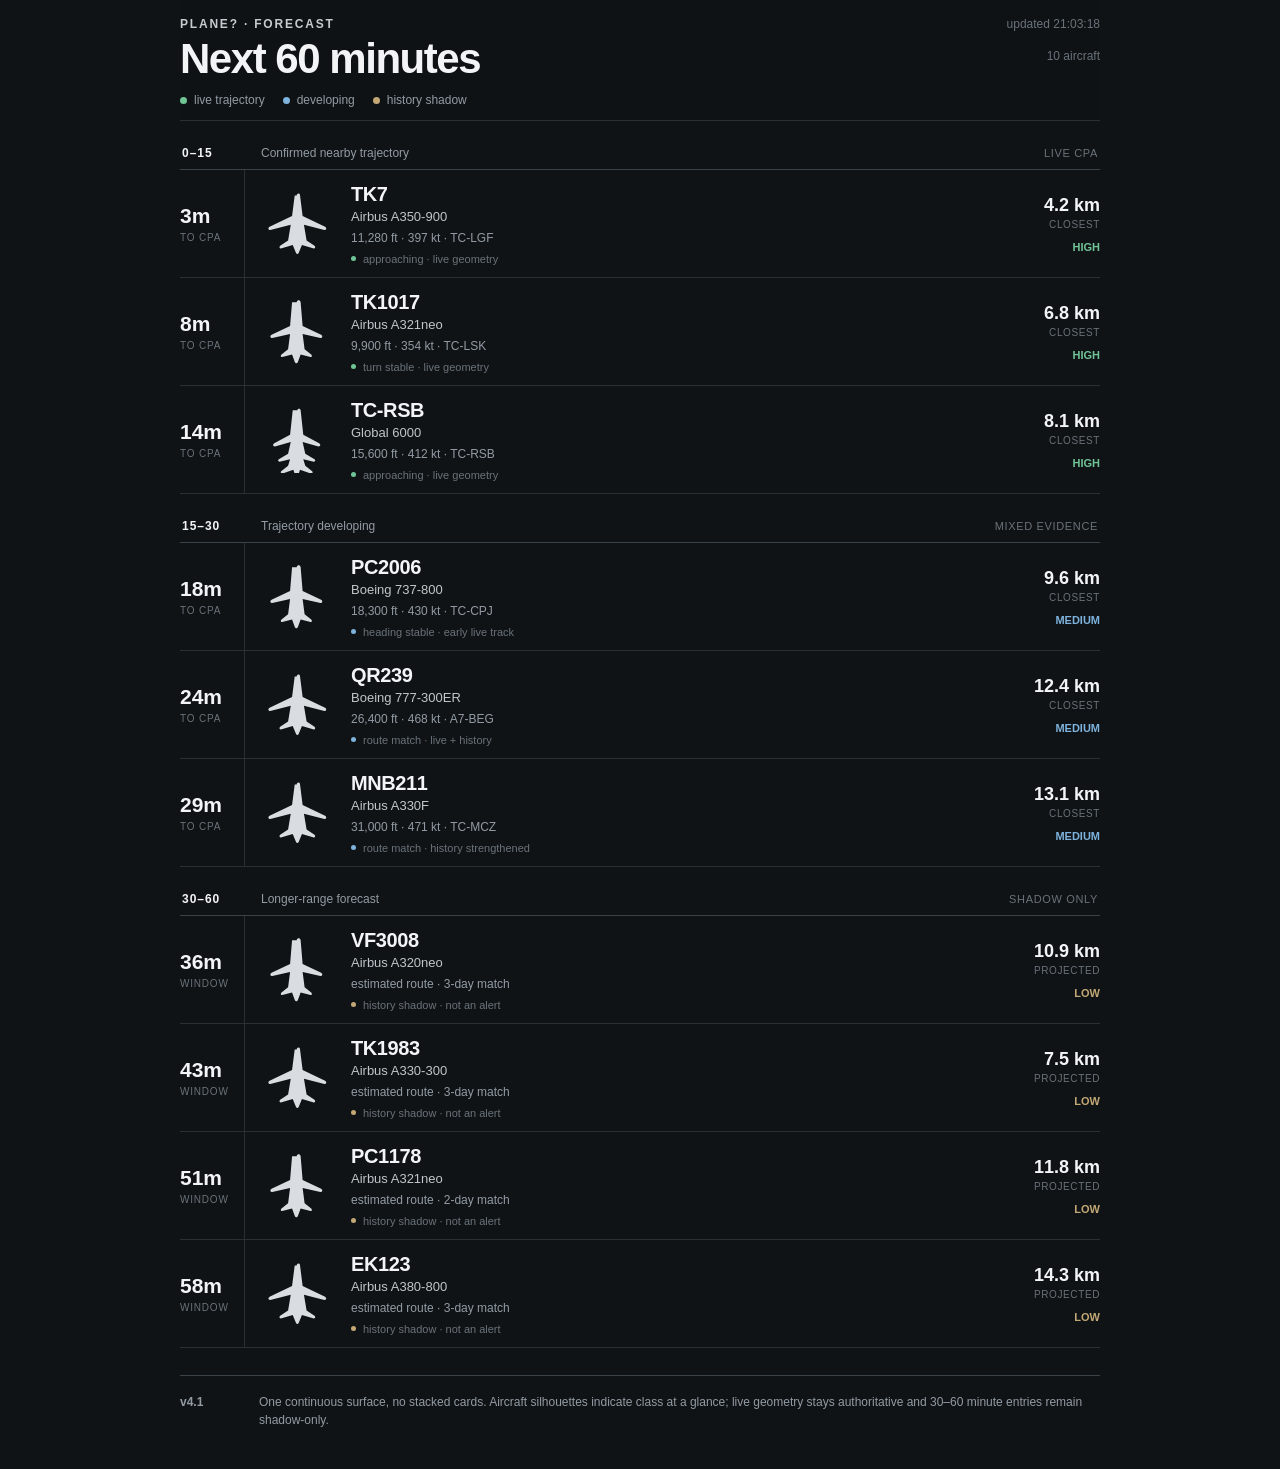
<file: prototypes/v4_1_next60/index.html>
<!doctype html><html lang="en"><head><meta charset="utf-8"><meta name="viewport" content="width=device-width,initial-scale=1"><title>Plane? v4.1 /next60</title><style>:root{color-scheme:dark;--bg:#101316;--text:#f2f4f6;--muted:#929ba4;--muted2:#69727a;--line:#292f35;--line2:#3a424a;--live:#70c597;--dev:#7db3dc;--shadow:#c3a875}*{box-sizing:border-box}html,body{margin:0;min-height:100%;background:var(--bg)}body{font-family:-apple-system,BlinkMacSystemFont,"Segoe UI",Arial,sans-serif;color:var(--text);-webkit-font-smoothing:antialiased}.shell{width:min(100%,960px);margin:auto;padding:0 20px 40px}.top{position:sticky;top:0;z-index:5;background:rgba(16,19,22,.97);border-bottom:1px solid var(--line);padding:17px 0 13px}.eyebrow,.title{display:flex;align-items:center;justify-content:space-between;gap:14px}.brand{font-size:12px;letter-spacing:.15em;font-weight:750;color:#c5cbd0}.updated,.count{font-size:12px;color:var(--muted2)}h1{margin:7px 0 0;font-size:clamp(29px,5vw,42px);line-height:1;letter-spacing:-.035em}.legend{display:flex;flex-wrap:wrap;gap:18px;margin-top:13px;font-size:12px;color:var(--muted)}.legend span{display:flex;align-items:center;gap:7px}.dot,.mark{width:7px;height:7px;border-radius:50%;display:inline-block}.live{background:var(--live)}.dev{background:var(--dev)}.shadow{background:var(--shadow)}.section{padding-top:25px}.section-head{display:grid;grid-template-columns:65px 1fr auto;gap:14px;align-items:center;padding:0 2px 9px;border-bottom:1px solid var(--line2);font-size:12px}.section-head b{letter-spacing:.08em}.section-head span{color:var(--muted)}.source{text-transform:uppercase;letter-spacing:.06em;color:var(--muted2)!important;font-size:11px}.row{display:grid;grid-template-columns:65px 78px minmax(0,1fr) 112px;gap:14px;align-items:center;min-height:108px;border-bottom:1px solid var(--line)}.eta{align-self:stretch;display:flex;flex-direction:column;justify-content:center;border-right:1px solid var(--line);padding-right:13px}.eta strong{font-size:21px;line-height:1}.eta small{margin-top:6px;font-size:10px;color:var(--muted2);text-transform:uppercase;letter-spacing:.08em}.plane{display:grid;place-items:center;height:74px}.plane svg{width:66px;height:66px;fill:#d9dde1}.id{min-width:0}.flight{display:block;font-size:20px;font-weight:720;letter-spacing:-.02em}.model{display:block;margin-top:3px;font-size:13px;color:#c0c6cb;white-space:nowrap;overflow:hidden;text-overflow:ellipsis}.meta{margin-top:7px;display:flex;gap:8px 13px;flex-wrap:wrap;font-size:12px;color:var(--muted)}.status{margin-top:8px;display:flex;align-items:center;gap:7px;font-size:11px;color:var(--muted2)}.mark{width:5px;height:5px}.metrics{text-align:right}.dist{font-size:18px;font-weight:680}.label{margin-top:3px;font-size:10px;color:var(--muted2);text-transform:uppercase;letter-spacing:.06em}.conf{margin-top:11px;font-size:11px;font-weight:750}.high{color:var(--live)}.med{color:var(--dev)}.low{color:var(--shadow)}.foot{margin-top:27px;padding-top:17px;border-top:1px solid var(--line2);display:grid;grid-template-columns:65px 1fr;gap:14px;font-size:12px;line-height:1.5;color:var(--muted)}@media(max-width:620px){.shell{padding-left:16px;padding-right:16px}.section-head{grid-template-columns:54px 1fr;gap:10px}.source{display:none}.row{grid-template-columns:50px 54px minmax(0,1fr) 72px;gap:10px;min-height:101px}.eta{padding-right:9px}.eta strong{font-size:18px}.plane{height:64px}.plane svg{width:52px;height:58px}.flight{font-size:18px}.model{font-size:12px}.meta{margin-top:5px;gap:5px 10px;font-size:11px}.status{margin-top:6px;font-size:10px}.dist{font-size:16px}.conf{margin-top:8px;font-size:10px}.foot{grid-template-columns:54px 1fr;gap:10px}}</style></head><body><main class="shell"><header class="top"><div class="eyebrow"><div class="brand">PLANE? · FORECAST</div><div class="updated">updated 21:03:18</div></div><div class="title"><h1>Next 60 minutes</h1><div class="count" id="count"></div></div><div class="legend"><span><i class="dot live"></i>live trajectory</span><span><i class="dot dev"></i>developing</span><span><i class="dot shadow"></i>history shadow</span></div></header><div id="app"></div><footer class="foot"><b>v4.1</b><div>One continuous surface, no stacked cards. Aircraft silhouettes indicate class at a glance; live geometry stays authoritative and 30–60 minute entries remain shadow-only.</div></footer></main><script>const P='M48 5c1-4 5-4 6 0l3 36 28 13c3 2 2 5-1 5l-27-6 3 23 10 8c2 2 1 4-1 4l-15-4-4 11c-1 3-4 3-5 0l-4-11-15 4c-2 0-3-2-1-4l10-8 3-23-27 6c-3 0-4-3-1-5l28-13 3-36z';const W='M48 7c0-3 4-5 5-1l4 32 34 16c3 2 2 5-1 5l-31-8 4 24 12 8c2 2 1 4-1 4l-18-5-5 12c-1 2-3 2-4 0l-5-12-18 5c-2 0-3-2-1-4l12-8 4-24-31 8c-3 0-4-3-1-5l34-16 4-31z';const B='M49 5c1-3 4-3 5 0l4 37 24 13c3 2 2 5-1 5l-24-7 4 18 14 8c2 1 1 4-1 4l-16-4 3 10 10 8c2 1 1 4-1 4l-17-6-3 10c-1 2-3 2-4 0l-3-10-17 6c-2 0-3-3-1-4l10-8 3-10-16 4c-2 0-3-3-1-4l14-8 4-18-24 7c-3 0-4-3-1-5l24-13 4-37z';const data=[['0–15','Confirmed nearby trajectory','Live CPA',[[3,'TK7','Airbus A350-900','11,280 ft · 397 kt · TC-LGF','approaching · live geometry','4.2 km','HIGH','live',W],[8,'TK1017','Airbus A321neo','9,900 ft · 354 kt · TC-LSK','turn stable · live geometry','6.8 km','HIGH','live',P],[14,'TC-RSB','Global 6000','15,600 ft · 412 kt · TC-RSB','approaching · live geometry','8.1 km','HIGH','live',B]]],['15–30','Trajectory developing','Mixed evidence',[[18,'PC2006','Boeing 737-800','18,300 ft · 430 kt · TC-CPJ','heading stable · early live track','9.6 km','MEDIUM','dev',P],[24,'QR239','Boeing 777-300ER','26,400 ft · 468 kt · A7-BEG','route match · live + history','12.4 km','MEDIUM','dev',W],[29,'MNB211','Airbus A330F','31,000 ft · 471 kt · TC-MCZ','route match · history strengthened','13.1 km','MEDIUM','dev',W]]],['30–60','Longer-range forecast','Shadow only',[[36,'VF3008','Airbus A320neo','estimated route · 3-day match','history shadow · not an alert','10.9 km','LOW','shadow',P],[43,'TK1983','Airbus A330-300','estimated route · 3-day match','history shadow · not an alert','7.5 km','LOW','shadow',W],[51,'PC1178','Airbus A321neo','estimated route · 2-day match','history shadow · not an alert','11.8 km','LOW','shadow',P],[58,'EK123','Airbus A380-800','estimated route · 3-day match','history shadow · not an alert','14.3 km','LOW','shadow',W]]]];let n=0,html='';for(const s of data){html+=`<section class="section"><div class="section-head"><b>${s[0]}</b><span>${s[1]}</span><span class="source">${s[2]}</span></div>`;for(const r of s[3]){n++;const c=r[7]==='live'?'high':r[7]==='dev'?'med':'low';html+=`<article class="row"><div class="eta"><strong>${r[0]}m</strong><small>${r[0]>30?'window':'to CPA'}</small></div><div class="plane"><svg viewBox="0 0 100 100"><path d="${r[8]}"></path></svg></div><div class="id"><span class="flight">${r[1]}</span><span class="model">${r[2]}</span><div class="meta">${r[3]}</div><div class="status"><i class="mark ${r[7]}"></i>${r[4]}</div></div><div class="metrics"><div class="dist">${r[5]}</div><div class="label">${r[0]>30?'projected':'closest'}</div><div class="conf ${c}">${r[6]}</div></div></article>`}html+='</section>'}document.getElementById('app').innerHTML=html;document.getElementById('count').textContent=n+' aircraft';</script></body></html>
</file>
